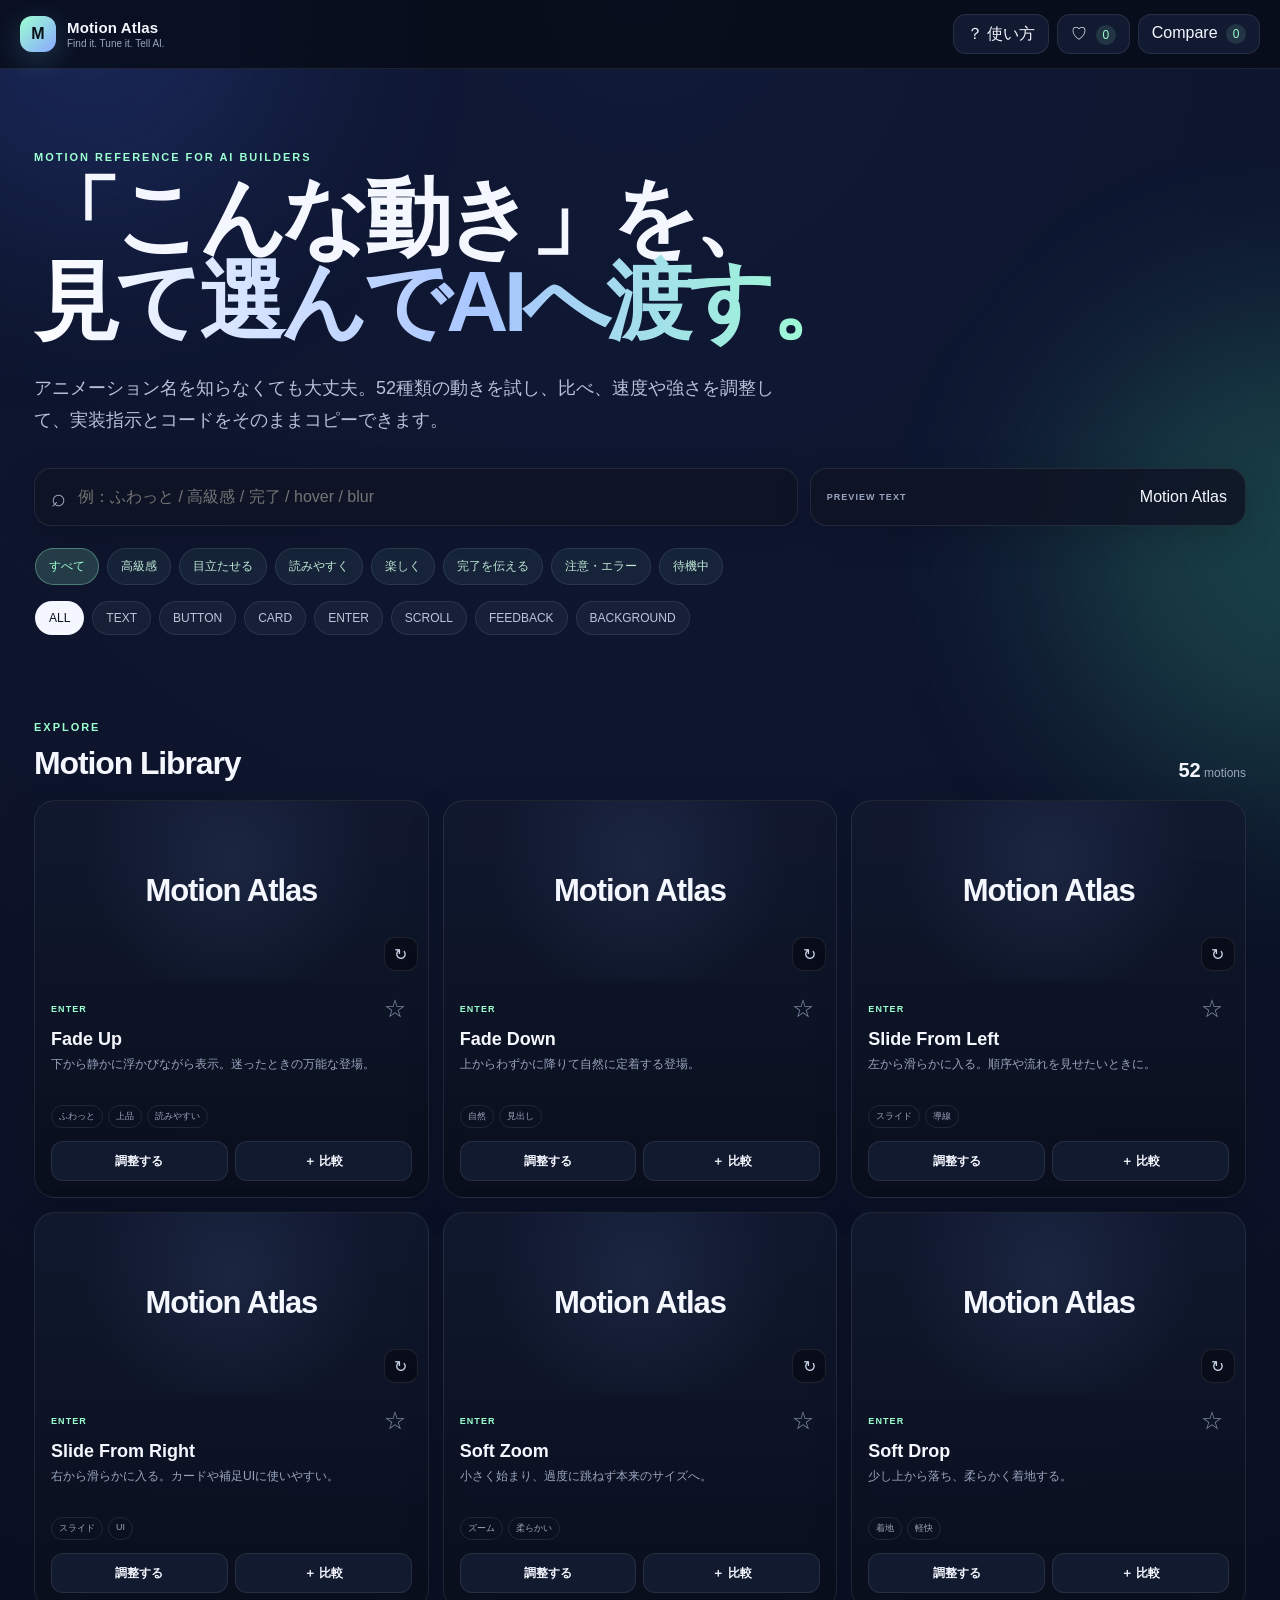
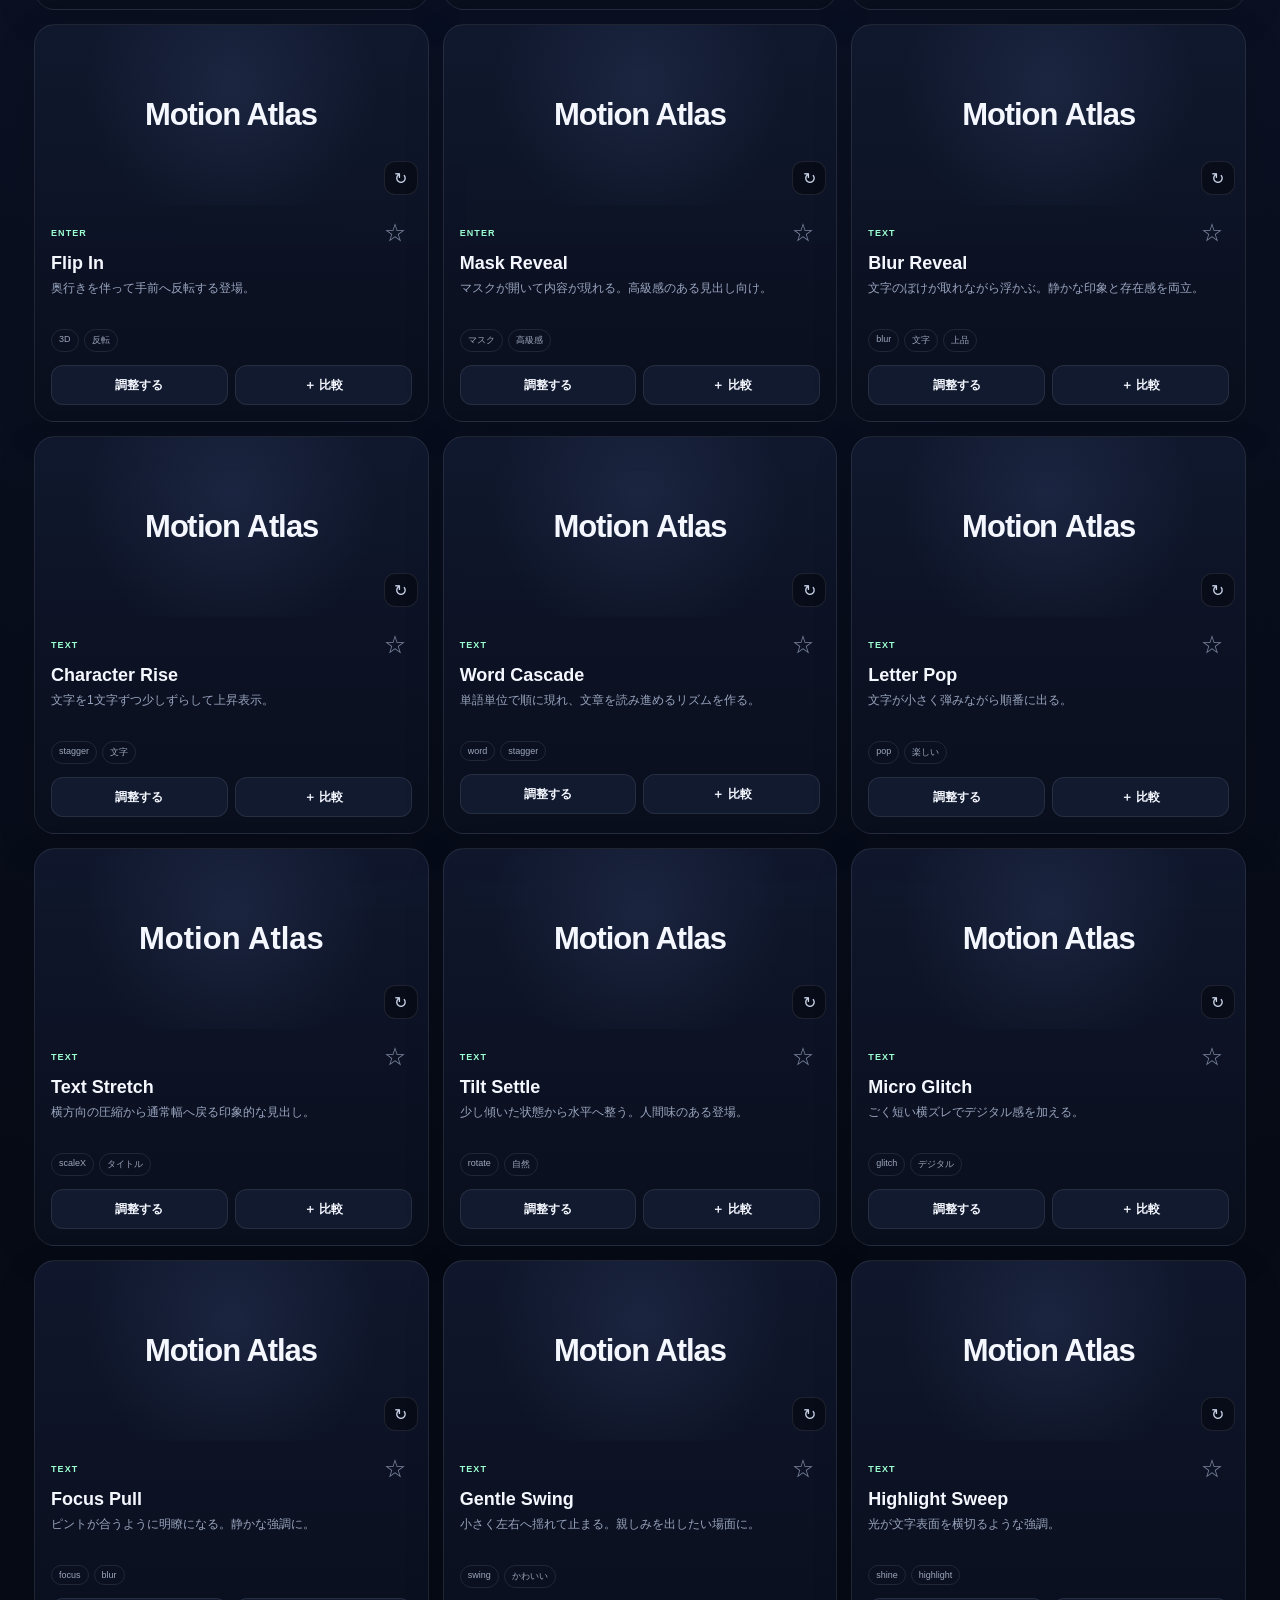
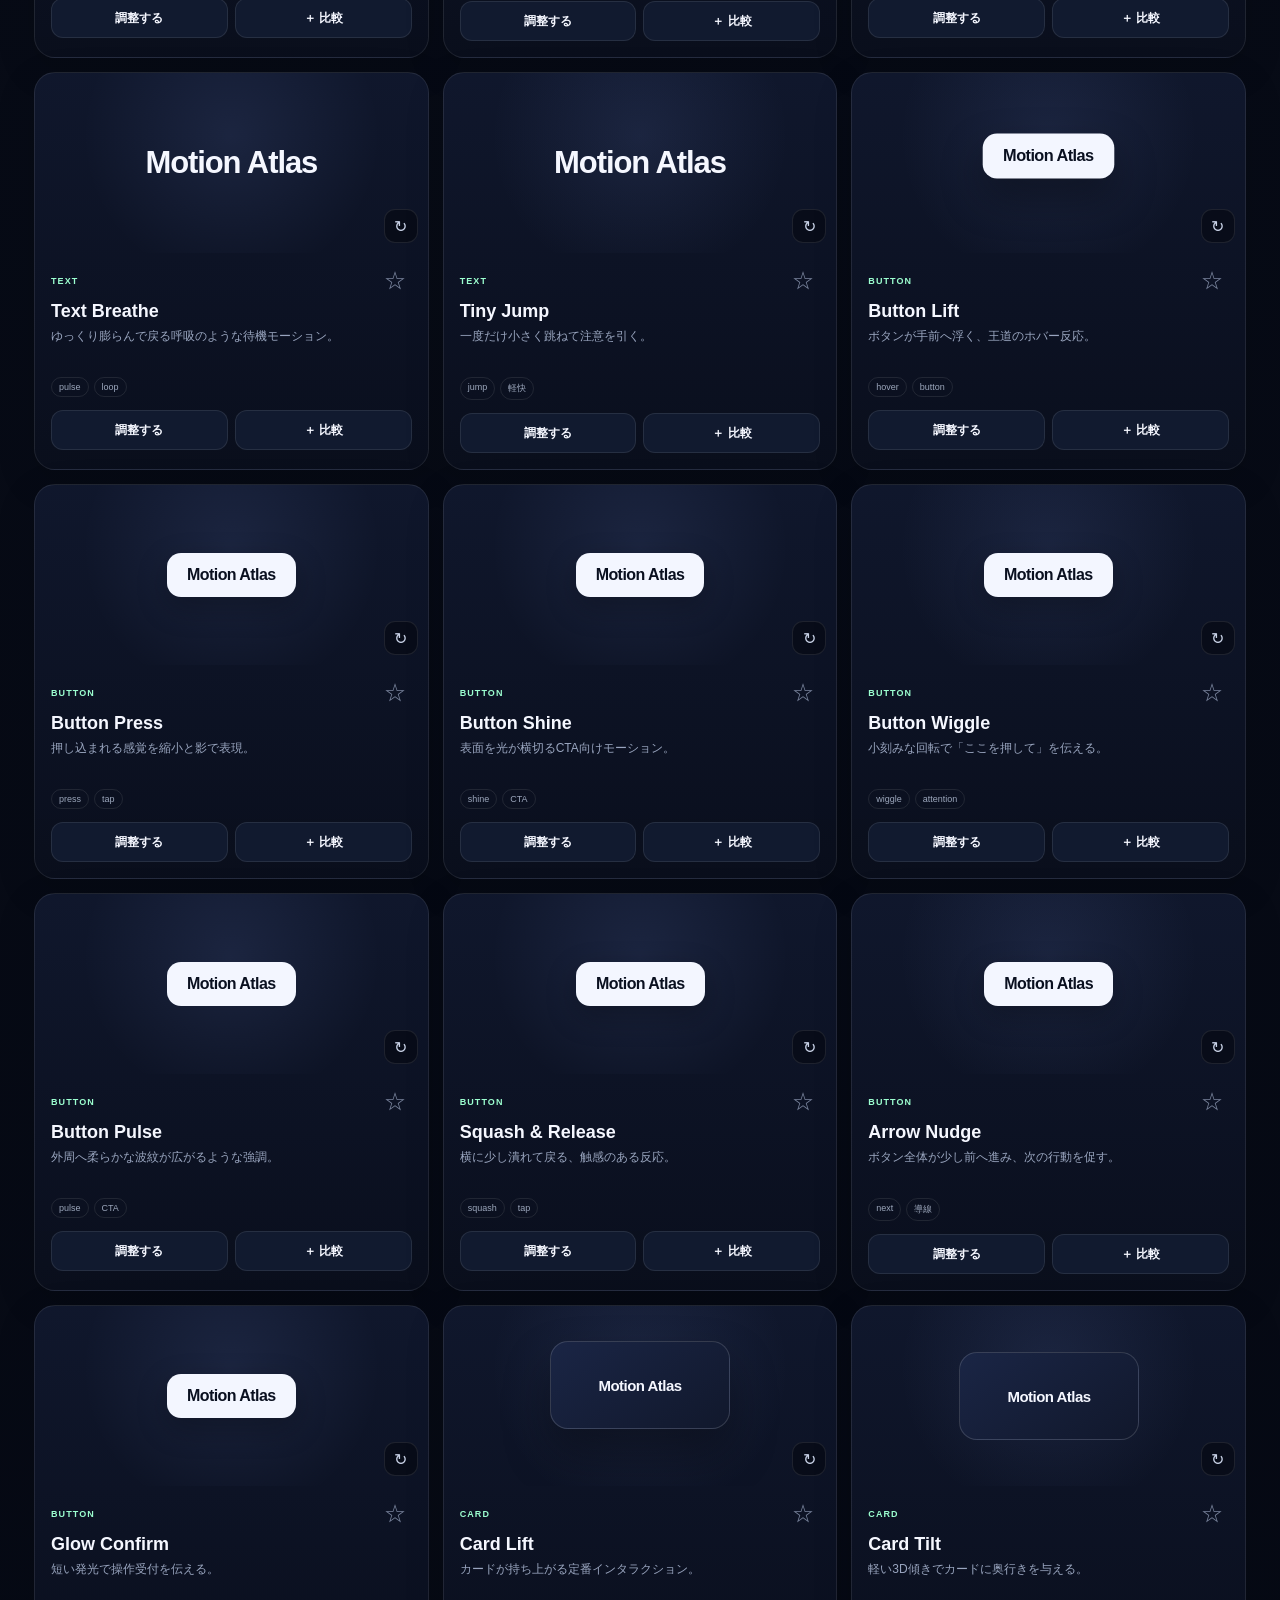
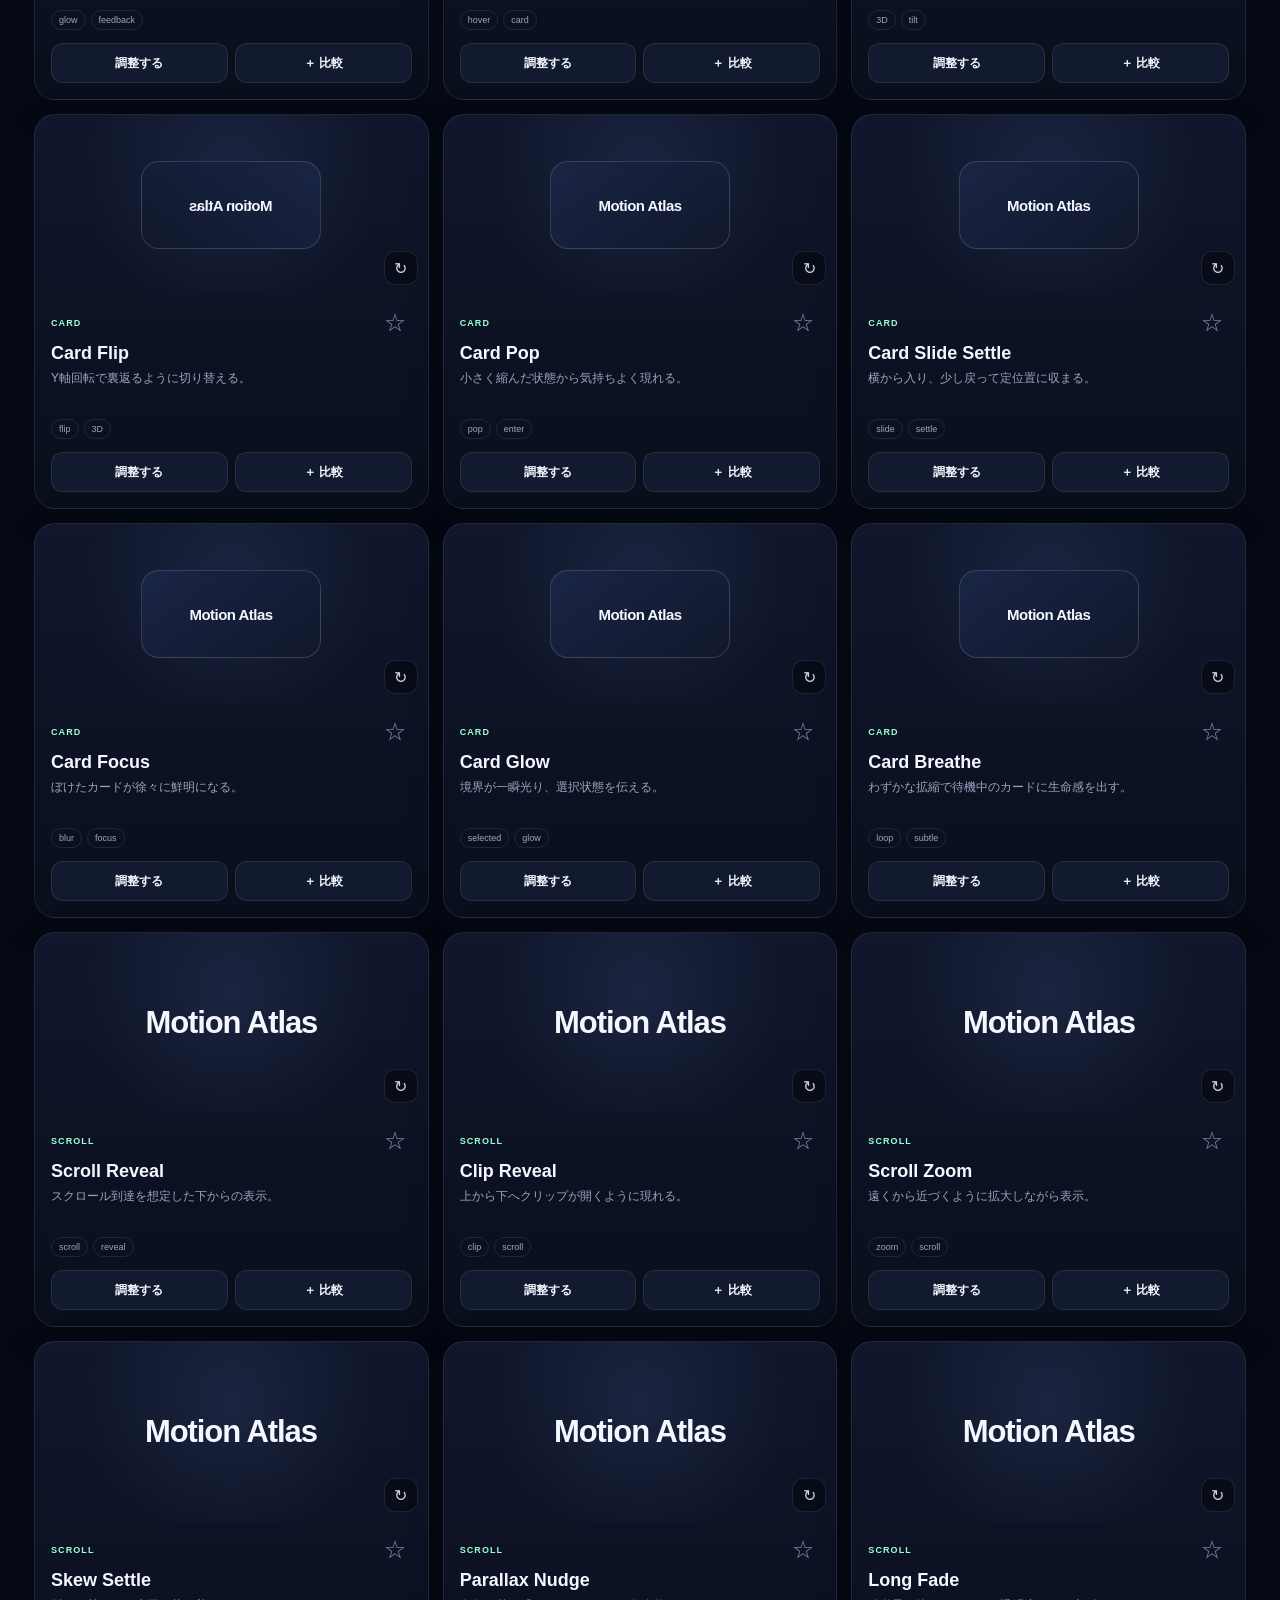
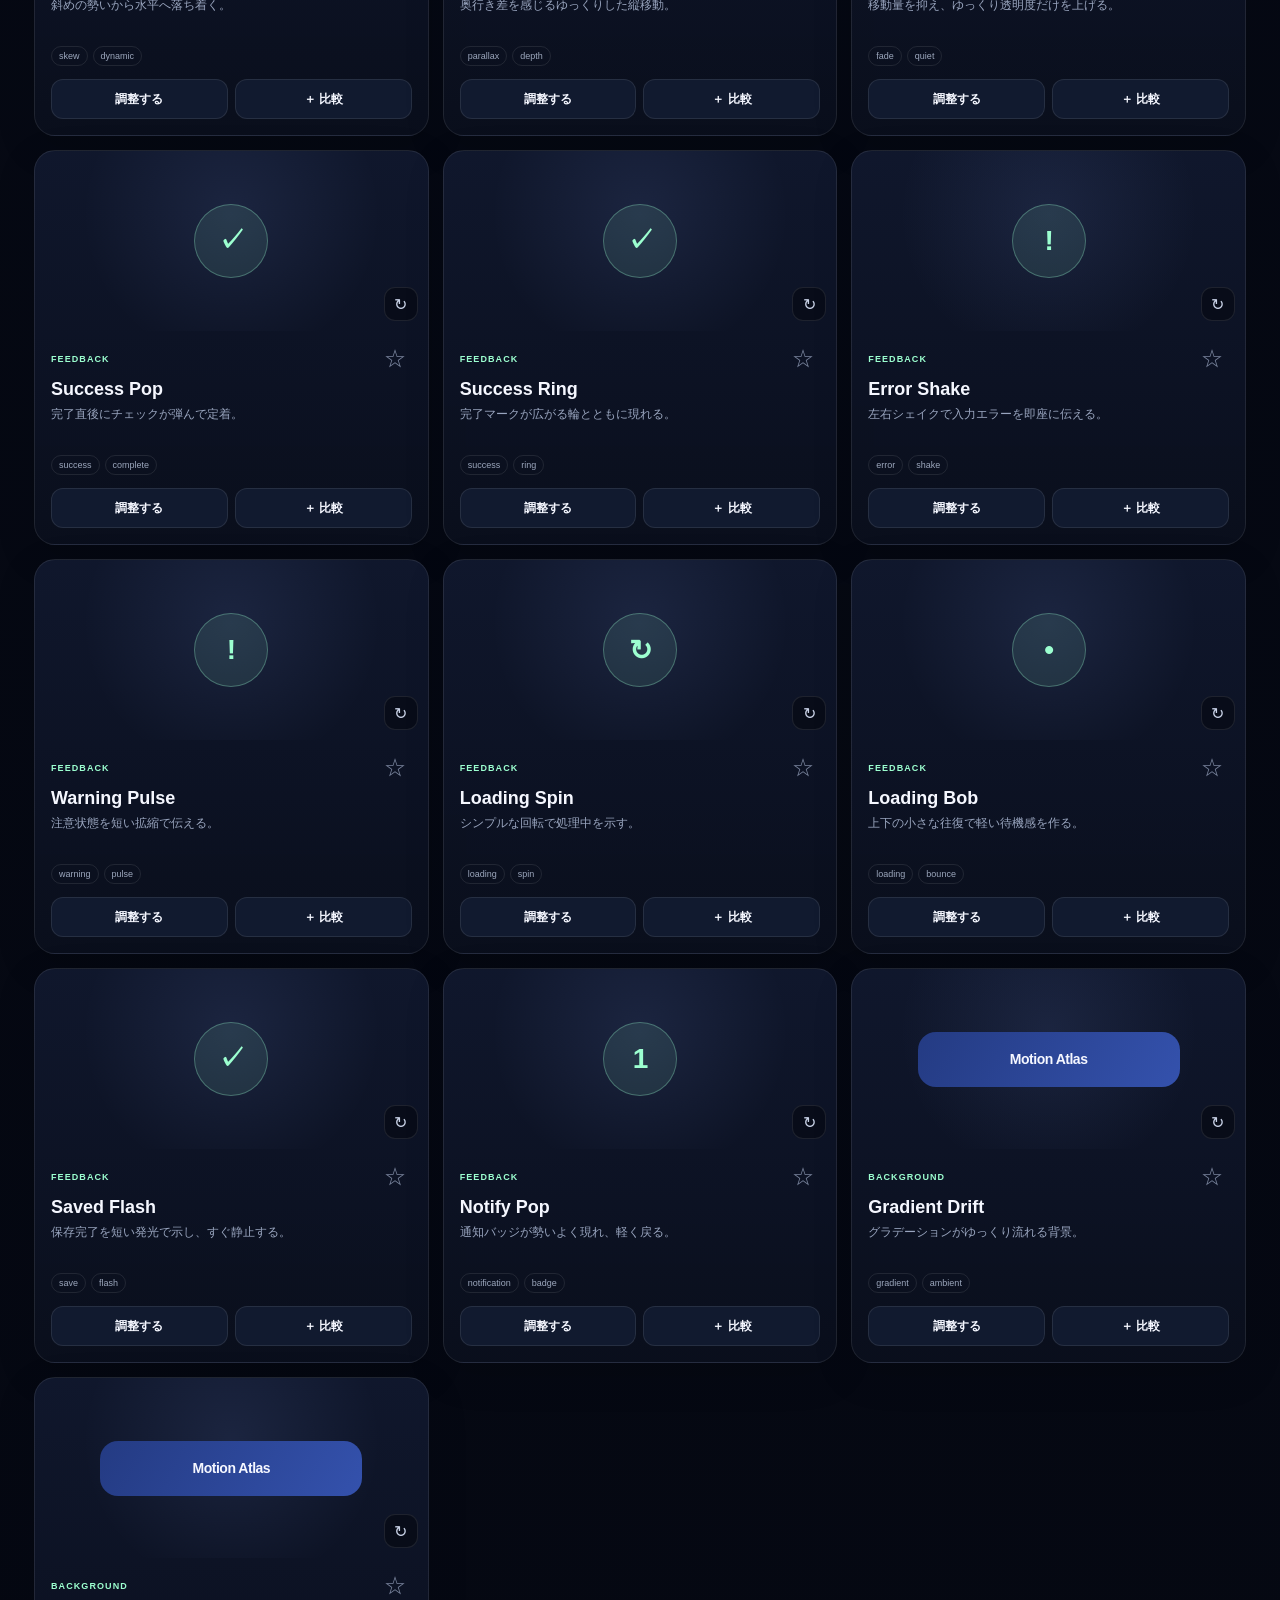
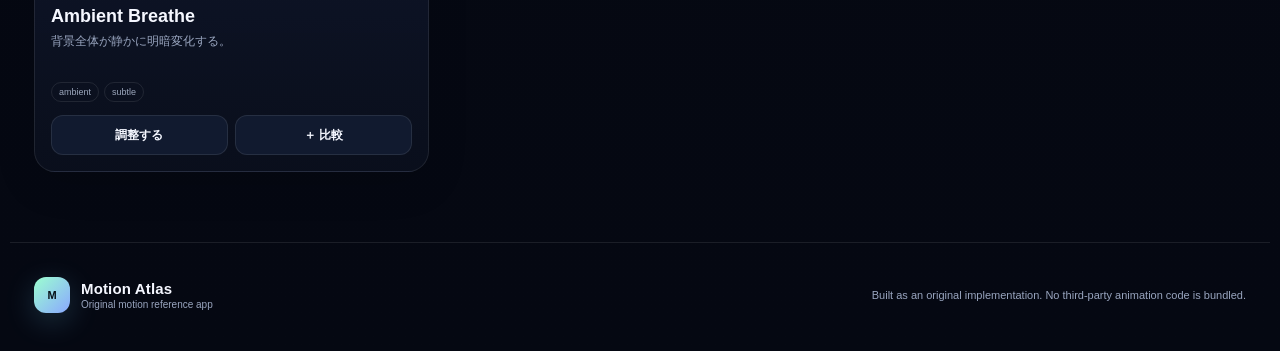
<file: index.html>
<!doctype html>
<html lang="ja">
<head>
  <meta charset="utf-8" />
  <meta name="viewport" content="width=device-width, initial-scale=1, viewport-fit=cover" />
  <meta name="theme-color" content="#0b1020" />
  <meta name="description" content="見て選ぶ、比べる、調整する、AIへ伝える。AI時代のモーション設計ツール。" />
  <title>Motion Atlas</title>
  <link rel="manifest" href="manifest.webmanifest" />
  <link rel="apple-touch-icon" href="icons/icon.svg" />
  <link rel="icon" href="icons/icon.svg" />
  <link rel="stylesheet" href="styles.css" />
</head>
<body>
  <div class="ambient ambient-a" aria-hidden="true"></div>
  <div class="ambient ambient-b" aria-hidden="true"></div>

  <header class="topbar">
    <a class="brand" href="#top" aria-label="Motion Atlas ホーム">
      <span class="brand-mark">M</span>
      <span><strong>Motion Atlas</strong><small>Find it. Tune it. Tell AI.</small></span>
    </a>
    <div class="top-actions">
      <button class="icon-btn" type="button" aria-label="使い方を開く" onclick="location.href='manual.html'">？ 使い方</button>
      <button class="icon-btn" id="favoritesBtn" type="button" aria-label="お気に入りのみ表示" title="お気に入り">♡ <span id="favoriteCount">0</span></button>
      <button class="icon-btn compare-pill" id="compareBtn" type="button" aria-label="比較を開く">Compare <span id="compareCount">0</span></button>
    </div>
  </header>

  <main id="top">
    <section class="hero">
      <p class="eyebrow">MOTION REFERENCE FOR AI BUILDERS</p>
      <h1>「こんな動き」を、<br><span>見て選んでAIへ渡す。</span></h1>
      <p class="hero-copy">アニメーション名を知らなくても大丈夫。52種類の動きを試し、比べ、速度や強さを調整して、実装指示とコードをそのままコピーできます。</p>

      <div class="search-panel">
        <label class="search-wrap">
          <span aria-hidden="true">⌕</span>
          <input id="searchInput" type="search" autocomplete="off" placeholder="例：ふわっと / 高級感 / 完了 / hover / blur" />
        </label>
        <label class="preview-text-wrap">
          <span>PREVIEW TEXT</span>
          <input id="globalText" type="text" maxlength="40" value="Motion Atlas" aria-label="プレビュー文字" />
        </label>
      </div>

      <div class="purpose-row" id="purposeRow" aria-label="目的から探す"></div>
      <div class="category-row" id="categoryRow" aria-label="カテゴリ"></div>
    </section>

    <section class="results-section" aria-labelledby="resultsTitle">
      <div class="section-head">
        <div>
          <p class="section-kicker">EXPLORE</p>
          <h2 id="resultsTitle">Motion Library</h2>
        </div>
        <div class="result-meta"><strong id="resultCount">52</strong> motions</div>
      </div>
      <div class="motion-grid" id="motionGrid"></div>
      <div class="empty-state" id="emptyState" hidden>
        <strong>該当するMotionがありません</strong>
        <span>検索語やカテゴリを変えてみてください。</span>
        <button class="ghost-btn" id="resetFilters" type="button">条件をリセット</button>
      </div>
    </section>
  </main>

  <aside class="compare-dock" id="compareDock" hidden>
    <div><strong>Compare</strong><span id="dockNames">選択中</span></div>
    <button class="ghost-btn" id="clearCompare" type="button">クリア</button>
    <button class="primary-btn" id="openCompare" type="button">比較する</button>
  </aside>

  <dialog id="detailDialog" class="dialog-shell">
    <div class="dialog-top">
      <div>
        <p class="section-kicker" id="detailCategory">TEXT</p>
        <h2 id="detailTitle">Motion</h2>
      </div>
      <button class="close-btn" data-close="detailDialog" aria-label="閉じる" type="button">×</button>
    </div>
    <div class="detail-layout">
      <section class="detail-preview-card">
        <div class="large-preview" id="detailPreview"></div>
        <button class="replay-btn large" id="detailReplay" type="button">↻ Restart</button>
      </section>
      <section class="controls-panel">
        <p id="detailDescription" class="detail-description"></p>
        <label class="text-control">プレビュー内容<input id="detailText" type="text" maxlength="40" /></label>
        <div class="slider-control"><span>Speed</span><output id="durationOut">700ms</output><input id="durationRange" min="250" max="1800" step="50" type="range" /></div>
        <div class="slider-control"><span>Delay</span><output id="delayOut">0ms</output><input id="delayRange" min="0" max="800" step="25" type="range" /></div>
        <div class="slider-control"><span>Intensity</span><output id="intensityOut">100%</output><input id="intensityRange" min="40" max="180" step="10" type="range" /></div>
        <label class="select-control">Easing<select id="easingSelect"><option value="cubic-bezier(.22,1,.36,1)">Smooth Out</option><option value="ease-out">Ease Out</option><option value="ease-in-out">Ease In Out</option><option value="cubic-bezier(.34,1.56,.64,1)">Soft Spring</option><option value="linear">Linear</option></select></label>
        <div class="detail-actions">
          <button class="primary-btn wide" id="copyAiBtn" type="button">AIへの指示をコピー</button>
          <button class="ghost-btn wide" id="copyCodeBtn" type="button">HTML / CSSをコピー</button>
        </div>
        <div class="toggle-actions">
          <button class="ghost-btn" id="detailFavorite" type="button">♡ お気に入り</button>
          <button class="ghost-btn" id="detailCompare" type="button">＋ 比較</button>
        </div>
      </section>
    </div>
  </dialog>

  <dialog id="compareDialog" class="dialog-shell compare-dialog">
    <div class="dialog-top">
      <div><p class="section-kicker">SIDE BY SIDE</p><h2>Compare Motions</h2></div>
      <button class="close-btn" data-close="compareDialog" aria-label="閉じる" type="button">×</button>
    </div>
    <div class="compare-toolbar">
      <button class="primary-btn" id="syncPlay" type="button">▶ Sync Play</button>
      <span>最大4つまで同じタイミングで比較できます。</span>
    </div>
    <div class="compare-grid" id="compareGrid"></div>
  </dialog>

  <div class="toast" id="toast" role="status" aria-live="polite"></div>

  <footer>
    <div class="brand footer-brand"><span class="brand-mark">M</span><span><strong>Motion Atlas</strong><small>Original motion reference app</small></span></div>
    <p>Built as an original implementation. No third-party animation code is bundled.</p>
  </footer>

  <script src="motion-data.js" defer></script>
  <script src="motion-engine.js" defer></script>
  <script src="app.js" defer></script>
</body>
</html>
</file>
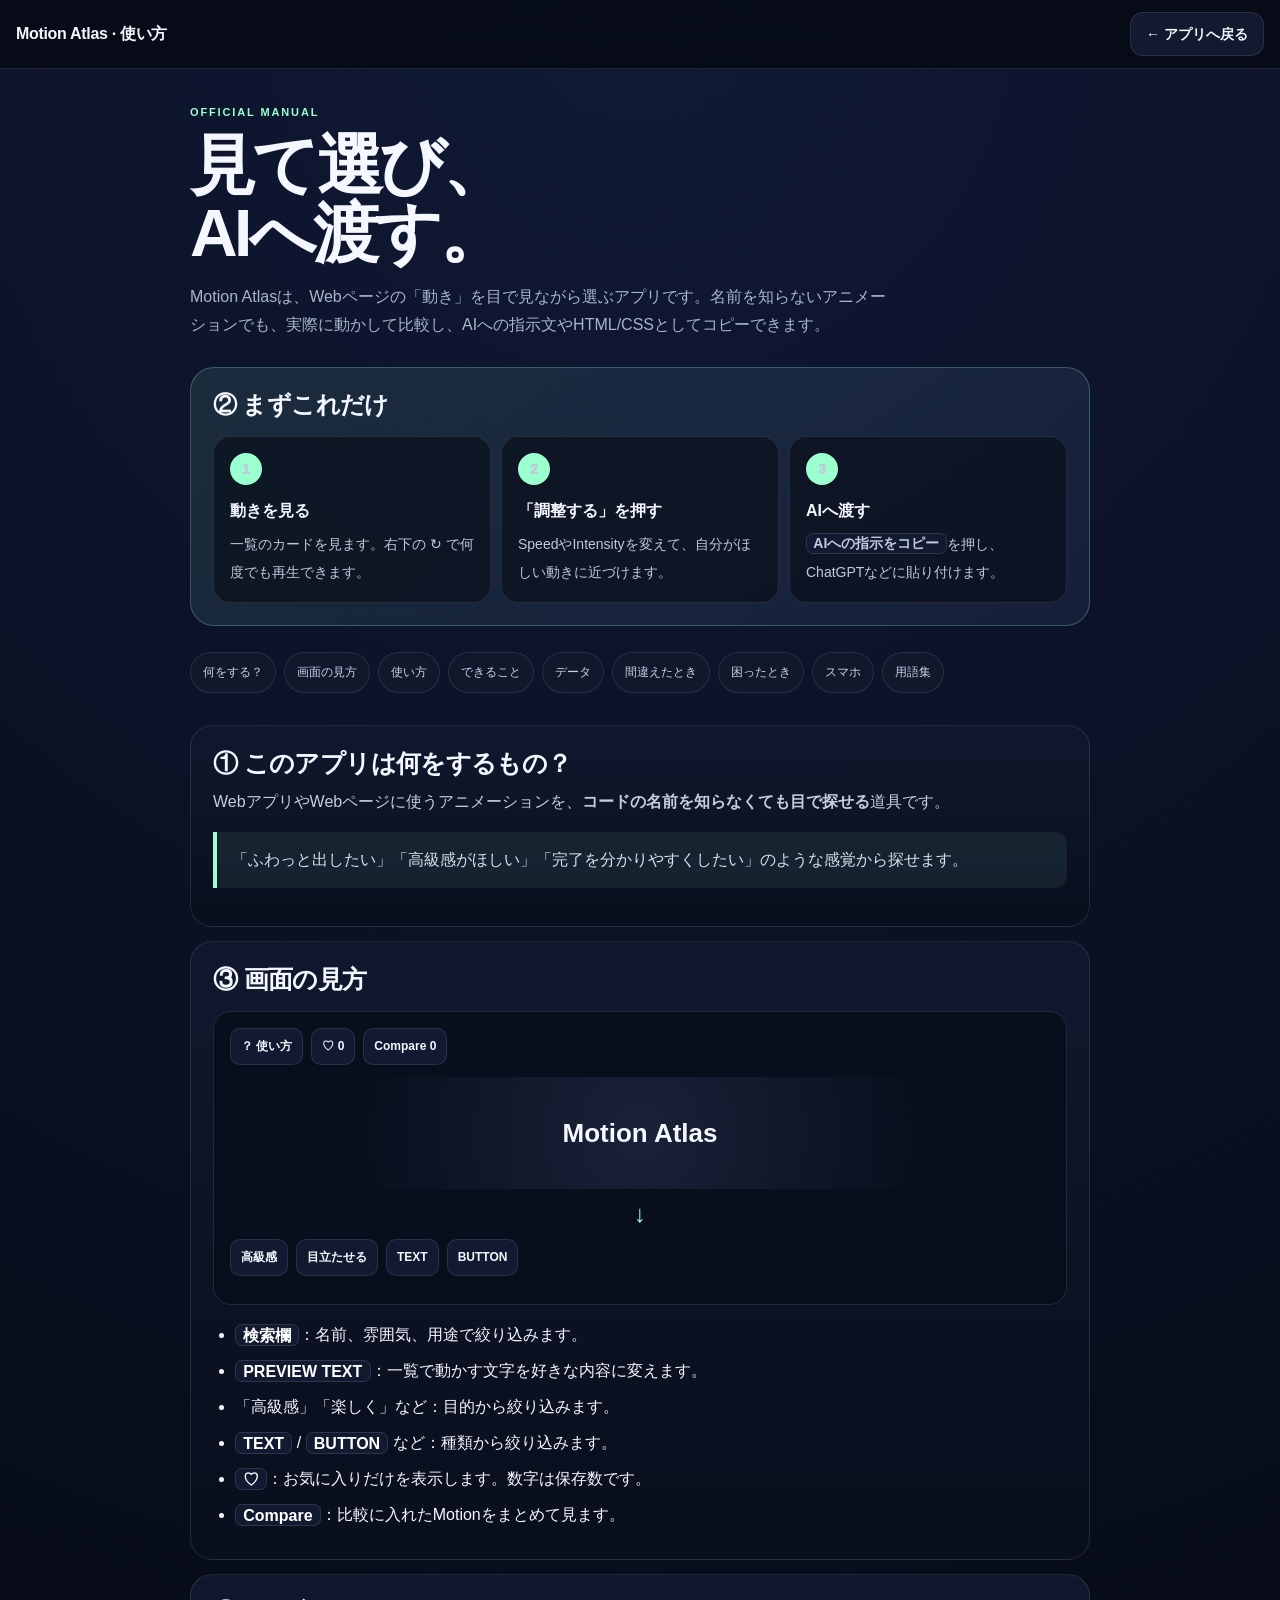
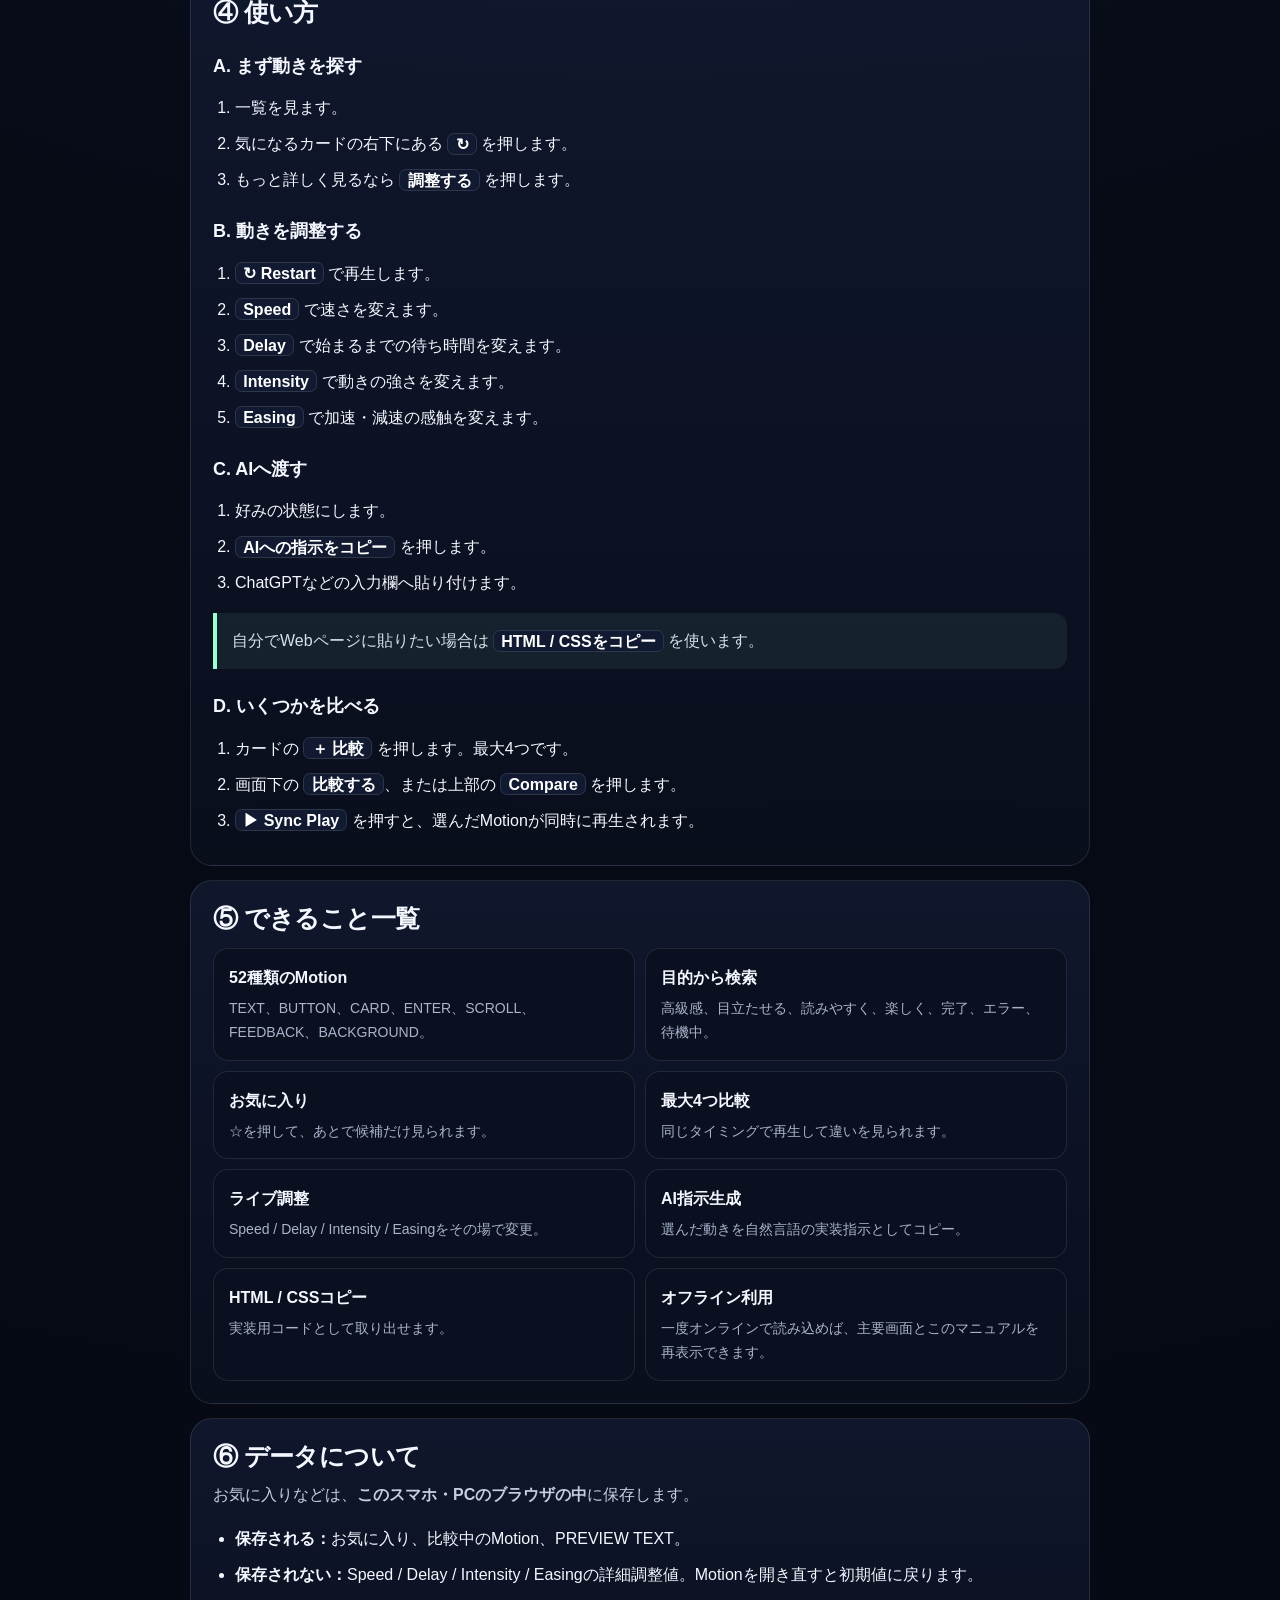
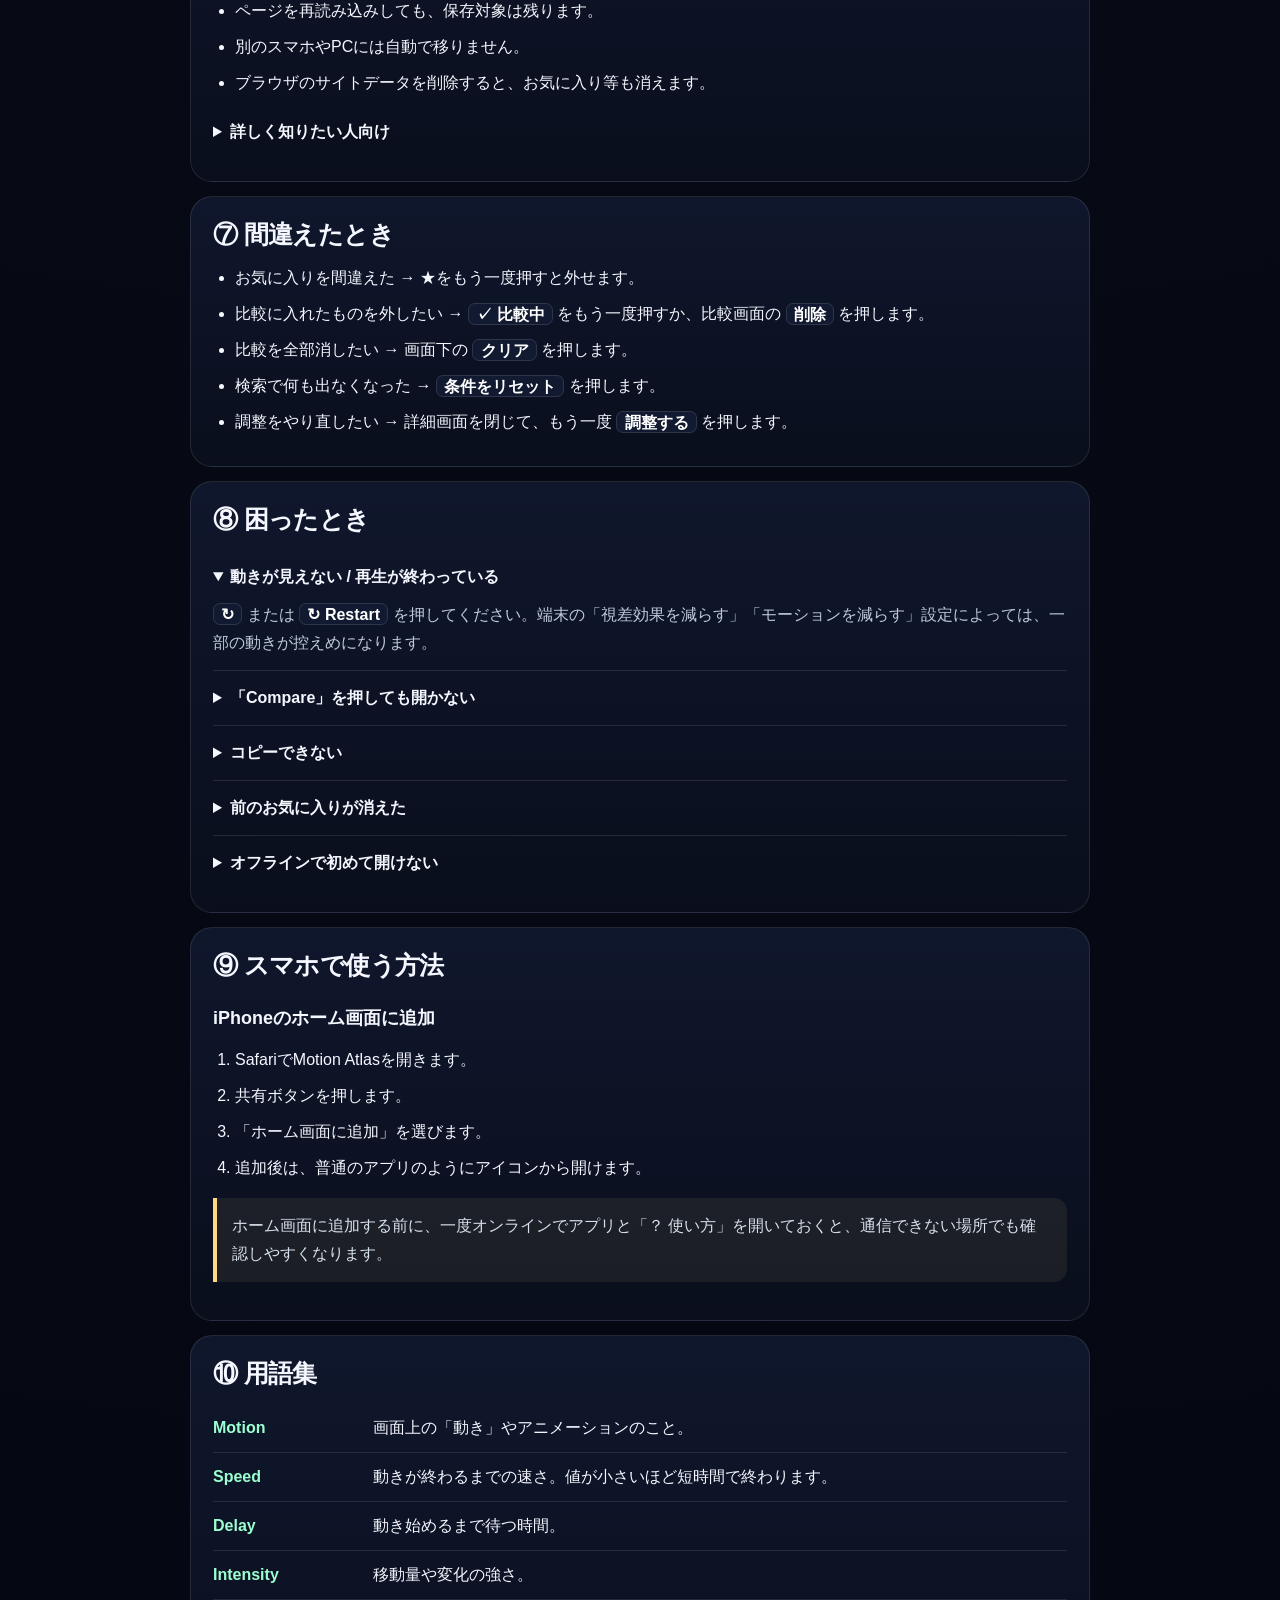
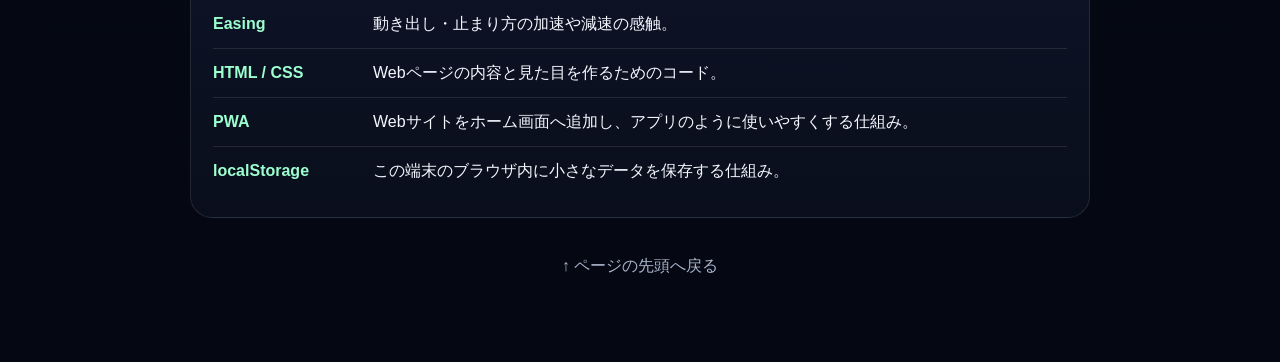
<file: manual.html>
<!doctype html>
<html lang="ja">
<head>
  <meta charset="utf-8">
  <meta name="viewport" content="width=device-width, initial-scale=1, viewport-fit=cover">
  <meta name="theme-color" content="#0b1020">
  <title>使い方 | Motion Atlas</title>
  <style>
    :root{--bg:#070b16;--panel:#0e1425;--panel2:#121a2f;--line:rgba(255,255,255,.10);--text:#f5f7ff;--muted:#a9b4ca;--accent:#9cffd0;--accent2:#8aa8ff;--warn:#ffd980;--radius:20px}
    *{box-sizing:border-box}html{scroll-behavior:smooth}body{margin:0;background:radial-gradient(circle at top,#101936 0,#070b16 36%,#050812 100%);color:var(--text);font-family:Inter,ui-sans-serif,-apple-system,BlinkMacSystemFont,"Segoe UI",sans-serif;line-height:1.75;font-size:16px}a{color:inherit}a:focus-visible,button:focus-visible,summary:focus-visible{outline:3px solid rgba(156,255,208,.65);outline-offset:3px}
    .top{position:sticky;top:0;z-index:10;display:flex;align-items:center;justify-content:space-between;gap:12px;padding:12px max(16px,env(safe-area-inset-right)) 12px max(16px,env(safe-area-inset-left));background:rgba(7,11,22,.88);backdrop-filter:blur(18px);border-bottom:1px solid var(--line)}.brand{font-weight:900;letter-spacing:-.02em}.back{display:inline-flex;align-items:center;justify-content:center;min-height:44px;padding:0 15px;border-radius:13px;background:#121a2f;border:1px solid var(--line);text-decoration:none;font-weight:800;font-size:14px}
    main{width:min(900px,calc(100% - 28px));margin:auto;padding:34px 0 calc(70px + env(safe-area-inset-bottom))}.eyebrow{margin:0;color:var(--accent);font-weight:900;font-size:11px;letter-spacing:.17em}.hero h1{font-size:clamp(36px,9vw,66px);line-height:1.02;letter-spacing:-.055em;margin:10px 0 16px}.hero>p:last-child{color:var(--muted);max-width:700px;margin:0}.quick{margin:28px 0 22px;padding:22px;border:1px solid rgba(156,255,208,.25);background:linear-gradient(145deg,rgba(156,255,208,.10),rgba(138,168,255,.08));border-radius:24px}.quick h2{margin:0 0 16px;font-size:24px}.steps{display:grid;grid-template-columns:repeat(3,1fr);gap:10px}.step{min-height:150px;padding:16px;border-radius:17px;background:rgba(7,11,22,.58);border:1px solid var(--line)}.num{display:grid;place-items:center;width:32px;height:32px;border-radius:50%;background:var(--accent);color:#071017;font-weight:950;margin-bottom:12px}.step strong{display:block;margin-bottom:5px}.step span{font-size:14px;color:#c0c9db}
    .toc{display:flex;gap:8px;overflow-x:auto;scrollbar-width:none;padding:4px 0 18px}.toc::-webkit-scrollbar{display:none}.toc a{white-space:nowrap;text-decoration:none;padding:9px 12px;border-radius:999px;background:#10182c;border:1px solid var(--line);font-size:12px;color:#c9d2e6}
    section.card{scroll-margin-top:78px;margin:14px 0;padding:22px;border-radius:22px;background:linear-gradient(180deg,rgba(17,25,47,.92),rgba(10,15,29,.96));border:1px solid var(--line)}h2{font-size:25px;line-height:1.25;margin:0 0 14px;letter-spacing:-.025em}h3{font-size:18px;margin:22px 0 8px}.lead{color:#c5cede;margin-top:-5px}.list{margin:12px 0 0;padding-left:22px}.list li{margin:8px 0}.ui{font-weight:900;color:#fff;border:1px solid rgba(255,255,255,.12);background:#111a31;padding:.1em .45em;border-radius:7px;white-space:nowrap}.note{margin:16px 0;padding:14px 15px;border-left:4px solid var(--accent);background:rgba(156,255,208,.07);border-radius:0 13px 13px 0;color:#d7e1ed}.warn{border-left-color:var(--warn);background:rgba(255,217,128,.07)}
    .screen{margin:16px 0;padding:16px;border:1px solid var(--line);border-radius:18px;background:#090e1c}.screen-head{display:flex;gap:8px;flex-wrap:wrap;margin-bottom:12px}.fake{padding:7px 10px;background:#111a31;border:1px solid var(--line);border-radius:10px;font-size:12px;font-weight:800}.fake.main{background:linear-gradient(135deg,#dfffee,#b9cbff);color:#071017}.screen-box{display:grid;place-items:center;min-height:112px;border-radius:15px;background:radial-gradient(circle,rgba(138,168,255,.13),transparent 70%);font-weight:900;font-size:26px}.arrow{text-align:center;color:var(--accent);font-size:24px;margin:4px 0}
    .feature-grid{display:grid;grid-template-columns:repeat(2,1fr);gap:10px}.feature{padding:15px;border-radius:15px;background:#0a1020;border:1px solid var(--line)}.feature strong{display:block}.feature span{display:block;color:var(--muted);font-size:14px;margin-top:4px}details{border-top:1px solid var(--line);padding:13px 0}details:first-of-type{border-top:0}summary{cursor:pointer;font-weight:850}details p{color:#c0c9db;margin:10px 0 0}.term{display:grid;grid-template-columns:150px 1fr;gap:10px;padding:10px 0;border-bottom:1px solid var(--line)}.term:last-child{border-bottom:0}.term strong{color:var(--accent)}.toplink{display:flex;justify-content:center;margin-top:22px}.toplink a{text-decoration:none;color:var(--muted);padding:12px}
    @media(max-width:650px){body{font-size:16px}.steps,.feature-grid{grid-template-columns:1fr}.step{min-height:0}.quick,section.card{padding:18px}.hero h1{font-size:43px}.term{grid-template-columns:1fr;gap:2px}.top .brand{font-size:14px}.back{padding:0 12px}.screen-box{font-size:22px}}
    @media(prefers-reduced-motion:reduce){html{scroll-behavior:auto}}
  </style>
</head>
<body id="top">
<header class="top"><div class="brand">Motion Atlas · 使い方</div><a class="back" href="./">← アプリへ戻る</a></header>
<main>
  <section class="hero">
    <p class="eyebrow">OFFICIAL MANUAL</p>
    <h1>見て選び、<br>AIへ渡す。</h1>
    <p>Motion Atlasは、Webページの「動き」を目で見ながら選ぶアプリです。名前を知らないアニメーションでも、実際に動かして比較し、AIへの指示文やHTML/CSSとしてコピーできます。</p>
  </section>

  <section class="quick" id="quick">
    <h2>② まずこれだけ</h2>
    <div class="steps">
      <div class="step"><span class="num">1</span><strong>動きを見る</strong><span>一覧のカードを見ます。右下の ↻ で何度でも再生できます。</span></div>
      <div class="step"><span class="num">2</span><strong>「調整する」を押す</strong><span>SpeedやIntensityを変えて、自分がほしい動きに近づけます。</span></div>
      <div class="step"><span class="num">3</span><strong>AIへ渡す</strong><span><span class="ui">AIへの指示をコピー</span>を押し、ChatGPTなどに貼り付けます。</span></div>
    </div>
  </section>

  <nav class="toc" aria-label="ページ内目次">
    <a href="#about">何をする？</a><a href="#screen">画面の見方</a><a href="#how">使い方</a><a href="#features">できること</a><a href="#data">データ</a><a href="#undo">間違えたとき</a><a href="#trouble">困ったとき</a><a href="#iphone">スマホ</a><a href="#terms">用語集</a>
  </nav>

  <section class="card" id="about"><h2>① このアプリは何をするもの？</h2><p class="lead">WebアプリやWebページに使うアニメーションを、<strong>コードの名前を知らなくても目で探せる</strong>道具です。</p><div class="note">「ふわっと出したい」「高級感がほしい」「完了を分かりやすくしたい」のような感覚から探せます。</div></section>

  <section class="card" id="screen"><h2>③ 画面の見方</h2>
    <div class="screen"><div class="screen-head"><span class="fake">？ 使い方</span><span class="fake">♡ 0</span><span class="fake">Compare 0</span></div><div class="screen-box">Motion Atlas</div><div class="arrow">↓</div><div class="screen-head"><span class="fake">高級感</span><span class="fake">目立たせる</span><span class="fake">TEXT</span><span class="fake">BUTTON</span></div></div>
    <ul class="list">
      <li><span class="ui">検索欄</span>：名前、雰囲気、用途で絞り込みます。</li>
      <li><span class="ui">PREVIEW TEXT</span>：一覧で動かす文字を好きな内容に変えます。</li>
      <li>「高級感」「楽しく」など：目的から絞り込みます。</li>
      <li><span class="ui">TEXT</span> / <span class="ui">BUTTON</span> など：種類から絞り込みます。</li>
      <li><span class="ui">♡</span>：お気に入りだけを表示します。数字は保存数です。</li>
      <li><span class="ui">Compare</span>：比較に入れたMotionをまとめて見ます。</li>
    </ul>
  </section>

  <section class="card" id="how"><h2>④ 使い方</h2>
    <h3>A. まず動きを探す</h3><ol class="list"><li>一覧を見ます。</li><li>気になるカードの右下にある <span class="ui">↻</span> を押します。</li><li>もっと詳しく見るなら <span class="ui">調整する</span> を押します。</li></ol>
    <h3>B. 動きを調整する</h3><ol class="list"><li><span class="ui">↻ Restart</span> で再生します。</li><li><span class="ui">Speed</span> で速さを変えます。</li><li><span class="ui">Delay</span> で始まるまでの待ち時間を変えます。</li><li><span class="ui">Intensity</span> で動きの強さを変えます。</li><li><span class="ui">Easing</span> で加速・減速の感触を変えます。</li></ol>
    <h3>C. AIへ渡す</h3><ol class="list"><li>好みの状態にします。</li><li><span class="ui">AIへの指示をコピー</span> を押します。</li><li>ChatGPTなどの入力欄へ貼り付けます。</li></ol>
    <div class="note">自分でWebページに貼りたい場合は <span class="ui">HTML / CSSをコピー</span> を使います。</div>
    <h3>D. いくつかを比べる</h3><ol class="list"><li>カードの <span class="ui">＋ 比較</span> を押します。最大4つです。</li><li>画面下の <span class="ui">比較する</span>、または上部の <span class="ui">Compare</span> を押します。</li><li><span class="ui">▶ Sync Play</span> を押すと、選んだMotionが同時に再生されます。</li></ol>
  </section>

  <section class="card" id="features"><h2>⑤ できること一覧</h2><div class="feature-grid">
    <div class="feature"><strong>52種類のMotion</strong><span>TEXT、BUTTON、CARD、ENTER、SCROLL、FEEDBACK、BACKGROUND。</span></div>
    <div class="feature"><strong>目的から検索</strong><span>高級感、目立たせる、読みやすく、楽しく、完了、エラー、待機中。</span></div>
    <div class="feature"><strong>お気に入り</strong><span>☆を押して、あとで候補だけ見られます。</span></div>
    <div class="feature"><strong>最大4つ比較</strong><span>同じタイミングで再生して違いを見られます。</span></div>
    <div class="feature"><strong>ライブ調整</strong><span>Speed / Delay / Intensity / Easingをその場で変更。</span></div>
    <div class="feature"><strong>AI指示生成</strong><span>選んだ動きを自然言語の実装指示としてコピー。</span></div>
    <div class="feature"><strong>HTML / CSSコピー</strong><span>実装用コードとして取り出せます。</span></div>
    <div class="feature"><strong>オフライン利用</strong><span>一度オンラインで読み込めば、主要画面とこのマニュアルを再表示できます。</span></div>
  </div></section>

  <section class="card" id="data"><h2>⑥ データについて</h2><p class="lead">お気に入りなどは、<strong>このスマホ・PCのブラウザの中</strong>に保存します。</p>
    <ul class="list"><li><strong>保存される：</strong>お気に入り、比較中のMotion、PREVIEW TEXT。</li><li><strong>保存されない：</strong>Speed / Delay / Intensity / Easingの詳細調整値。Motionを開き直すと初期値に戻ります。</li><li>ページを再読み込みしても、保存対象は残ります。</li><li>別のスマホやPCには自動で移りません。</li><li>ブラウザのサイトデータを削除すると、お気に入り等も消えます。</li></ul>
    <details><summary>詳しく知りたい人向け</summary><p>保存にはブラウザの <strong>localStorage</strong> を使っています。アカウントや外部データベースへ送信する仕組みはありません。</p></details>
  </section>

  <section class="card" id="undo"><h2>⑦ 間違えたとき</h2><ul class="list"><li>お気に入りを間違えた → ★をもう一度押すと外せます。</li><li>比較に入れたものを外したい → <span class="ui">✓ 比較中</span> をもう一度押すか、比較画面の <span class="ui">削除</span> を押します。</li><li>比較を全部消したい → 画面下の <span class="ui">クリア</span> を押します。</li><li>検索で何も出なくなった → <span class="ui">条件をリセット</span> を押します。</li><li>調整をやり直したい → 詳細画面を閉じて、もう一度 <span class="ui">調整する</span> を押します。</li></ul></section>

  <section class="card" id="trouble"><h2>⑧ 困ったとき</h2>
    <details open><summary>動きが見えない / 再生が終わっている</summary><p><span class="ui">↻</span> または <span class="ui">↻ Restart</span> を押してください。端末の「視差効果を減らす」「モーションを減らす」設定によっては、一部の動きが控えめになります。</p></details>
    <details><summary>「Compare」を押しても開かない</summary><p>先にカードの <span class="ui">＋ 比較</span> を1つ以上押してください。比較は最大4つです。</p></details>
    <details><summary>コピーできない</summary><p>ブラウザのクリップボード権限が使えない場合でも、アプリは別のコピー方法を試します。それでも難しい場合はSafari/Chromeで開き直してください。</p></details>
    <details><summary>前のお気に入りが消えた</summary><p>別の端末・別のブラウザを使っていないか確認してください。ブラウザの履歴・サイトデータを消した場合は復元できません。</p></details>
    <details><summary>オフラインで初めて開けない</summary><p>最初の1回はオンラインでアプリを開く必要があります。その後、必要ファイルが端末に保存されます。</p></details>
  </section>

  <section class="card" id="iphone"><h2>⑨ スマホで使う方法</h2><h3>iPhoneのホーム画面に追加</h3><ol class="list"><li>SafariでMotion Atlasを開きます。</li><li>共有ボタンを押します。</li><li>「ホーム画面に追加」を選びます。</li><li>追加後は、普通のアプリのようにアイコンから開けます。</li></ol><div class="note warn">ホーム画面に追加する前に、一度オンラインでアプリと「？ 使い方」を開いておくと、通信できない場所でも確認しやすくなります。</div></section>

  <section class="card" id="terms"><h2>⑩ 用語集</h2>
    <div class="term"><strong>Motion</strong><span>画面上の「動き」やアニメーションのこと。</span></div>
    <div class="term"><strong>Speed</strong><span>動きが終わるまでの速さ。値が小さいほど短時間で終わります。</span></div>
    <div class="term"><strong>Delay</strong><span>動き始めるまで待つ時間。</span></div>
    <div class="term"><strong>Intensity</strong><span>移動量や変化の強さ。</span></div>
    <div class="term"><strong>Easing</strong><span>動き出し・止まり方の加速や減速の感触。</span></div>
    <div class="term"><strong>HTML / CSS</strong><span>Webページの内容と見た目を作るためのコード。</span></div>
    <div class="term"><strong>PWA</strong><span>Webサイトをホーム画面へ追加し、アプリのように使いやすくする仕組み。</span></div>
    <div class="term"><strong>localStorage</strong><span>この端末のブラウザ内に小さなデータを保存する仕組み。</span></div>
  </section>
  <div class="toplink"><a href="#top">↑ ページの先頭へ戻る</a></div>
</main>
</body>
</html>
</file>
<file: styles.css>
:root {
  --bg:#070b16; --panel:#0e1425; --panel2:#121a2f; --line:rgba(255,255,255,.09);
  --text:#f5f7ff; --muted:#99a5bf; --accent:#9cffd0; --accent2:#8aa8ff; --danger:#ff8d9f;
  --shadow:0 24px 70px rgba(0,0,0,.35); --radius:24px;
}
*{box-sizing:border-box} html{scroll-behavior:smooth} body{margin:0;background:radial-gradient(circle at top,#101936 0,#070b16 34%,#050812 100%);color:var(--text);font-family:Inter,ui-sans-serif,-apple-system,BlinkMacSystemFont,"Segoe UI",sans-serif;min-height:100vh;overflow-x:hidden}
button,input,select{font:inherit} button{color:inherit} button:focus-visible,input:focus-visible,select:focus-visible{outline:3px solid rgba(156,255,208,.65);outline-offset:2px}.ambient{position:fixed;z-index:-1;filter:blur(100px);opacity:.18;border-radius:999px}.ambient-a{width:420px;height:420px;background:#4f74ff;top:-180px;left:-120px}.ambient-b{width:480px;height:480px;background:#51ffbd;right:-260px;top:35vh}
.topbar{position:sticky;top:0;z-index:20;display:flex;align-items:center;justify-content:space-between;gap:20px;padding:14px max(20px,env(safe-area-inset-left)) 14px max(20px,env(safe-area-inset-right));background:rgba(7,11,22,.76);backdrop-filter:blur(20px);border-bottom:1px solid var(--line)}.brand{display:flex;align-items:center;gap:11px;text-decoration:none;color:var(--text)}.brand strong{display:block;font-size:15px;letter-spacing:.01em}.brand small{display:block;color:var(--muted);font-size:10px;margin-top:2px}.brand-mark{display:grid;place-items:center;width:36px;height:36px;border-radius:12px;background:linear-gradient(135deg,var(--accent),var(--accent2));color:#071017;font-weight:900;box-shadow:0 8px 30px rgba(122,217,255,.2)}.top-actions{display:flex;gap:8px}.icon-btn,.ghost-btn,.primary-btn,.replay-btn,.chip,.close-btn{border:0;cursor:pointer;transition:transform .16s ease,background .16s ease,border-color .16s ease,opacity .16s ease}.icon-btn:hover,.ghost-btn:hover,.primary-btn:hover,.replay-btn:hover,.chip:hover{transform:translateY(-1px)}.icon-btn{min-height:40px;border-radius:13px;padding:0 13px;background:#111a31;border:1px solid var(--line)}.compare-pill span,.icon-btn span{display:inline-grid;place-items:center;min-width:20px;height:20px;padding:0 5px;margin-left:4px;border-radius:999px;background:rgba(156,255,208,.12);color:var(--accent);font-size:12px}
main{max-width:1260px;margin:auto;padding:0 24px}.hero{padding:82px 0 48px}.eyebrow,.section-kicker{font-size:11px;font-weight:800;letter-spacing:.18em;color:var(--accent);margin:0 0 12px}.hero h1{font-size:clamp(42px,7vw,86px);line-height:.98;letter-spacing:-.055em;margin:0;max-width:960px}.hero h1 span{color:transparent;background:linear-gradient(90deg,#fff,#a8c5ff 55%,#9cffd0);background-clip:text;-webkit-background-clip:text}.hero-copy{max-width:760px;color:#b8c1d8;font-size:clamp(15px,2vw,18px);line-height:1.8;margin:28px 0 32px}.search-panel{display:grid;grid-template-columns:1.4fr .8fr;gap:12px;margin-bottom:18px}.search-wrap,.preview-text-wrap{display:flex;align-items:center;gap:10px;min-height:58px;border:1px solid var(--line);background:rgba(14,20,37,.86);border-radius:17px;padding:0 16px;box-shadow:0 10px 35px rgba(0,0,0,.16)}.search-wrap span{font-size:25px;color:var(--muted)}.search-wrap input,.preview-text-wrap input{width:100%;border:0;outline:0;background:transparent;color:var(--text)}.search-wrap input{font-size:16px}.preview-text-wrap{display:grid;grid-template-columns:auto 1fr}.preview-text-wrap span{font-size:9px;color:var(--muted);letter-spacing:.12em;font-weight:800}.preview-text-wrap input{text-align:right}.purpose-row,.category-row{display:flex;gap:8px;overflow-x:auto;padding:4px 1px 8px;scrollbar-width:none}.purpose-row::-webkit-scrollbar,.category-row::-webkit-scrollbar{display:none}.purpose-row{margin-top:8px}.category-row{margin-top:4px}.chip{white-space:nowrap;padding:9px 13px;border-radius:999px;background:rgba(255,255,255,.045);border:1px solid var(--line);font-size:12px;color:#bcc6da}.chip.active{background:var(--text);color:#09101e;border-color:transparent}.purpose-row .chip{background:rgba(156,255,208,.06);color:#bfe8d5}.purpose-row .chip.active{background:rgba(156,255,208,.17);color:var(--accent);border-color:rgba(156,255,208,.34)}
.results-section{padding:30px 0 70px}.section-head{display:flex;justify-content:space-between;align-items:end;margin-bottom:18px}.section-head h2,.dialog-top h2{font-size:32px;margin:0;letter-spacing:-.035em}.result-meta{color:var(--muted);font-size:12px}.result-meta strong{color:var(--text);font-size:20px}.motion-grid{display:grid;grid-template-columns:repeat(3,minmax(0,1fr));gap:14px}.motion-card{position:relative;min-width:0;border:1px solid var(--line);background:linear-gradient(180deg,rgba(17,25,47,.92),rgba(10,15,29,.96));border-radius:21px;overflow:hidden;box-shadow:0 12px 42px rgba(0,0,0,.12);transition:transform .2s ease,border-color .2s ease,box-shadow .2s ease}.motion-card:hover{transform:translateY(-3px);border-color:rgba(138,168,255,.28);box-shadow:0 24px 56px rgba(0,0,0,.2)}.card-preview{position:relative;height:180px;display:grid;place-items:center;padding:20px;background:radial-gradient(circle at 50% 35%,rgba(138,168,255,.1),transparent 65%);overflow:hidden;isolation:isolate}.preview-stage{position:relative;display:grid;place-items:center;max-width:100%;min-width:80%;min-height:75px}.preview-target{max-width:100%;font-size:clamp(20px,3vw,31px);font-weight:800;letter-spacing:-.035em;text-align:center;white-space:nowrap}.preview-target.button-demo{background:#f3f6ff;color:#0a1020;border-radius:14px;padding:13px 20px;font-size:16px;box-shadow:0 10px 30px rgba(0,0,0,.25)}.preview-target.card-demo{width:180px;height:88px;border:1px solid rgba(255,255,255,.15);border-radius:18px;background:linear-gradient(145deg,#1a2545,#11182c);display:grid;place-items:center;font-size:15px}.preview-target.feedback-demo{width:74px;height:74px;border-radius:50%;display:grid;place-items:center;background:rgba(156,255,208,.1);border:1px solid rgba(156,255,208,.3);font-size:28px;color:var(--accent)}.preview-target.background-demo{position:absolute;inset:10px;border-radius:18px;width:auto;height:auto;background:linear-gradient(120deg,#243b83,#3857b7,#1b7f62);background-size:250% 250%;font-size:14px;display:grid;place-items:center}.split-wrap{display:inline-flex;justify-content:center;flex-wrap:wrap}.split-wrap .unit{display:inline-block;white-space:pre}.replay-mini{position:absolute;right:10px;bottom:10px;width:34px;height:34px;border:1px solid var(--line);background:rgba(7,11,22,.76);border-radius:11px;color:#c9d2e7;cursor:pointer}.card-body{padding:16px}.card-topline{display:flex;gap:8px;align-items:center;justify-content:space-between}.category-tag{font-size:9px;font-weight:850;letter-spacing:.12em;color:var(--accent)}.favorite-btn{border:0;background:transparent;font-size:22px;line-height:1;cursor:pointer;color:#78839c}.favorite-btn.active{color:#ffd86e}.motion-card h3{font-size:18px;margin:8px 0 5px}.motion-card p{color:var(--muted);font-size:12px;line-height:1.55;margin:0;min-height:38px}.tags{display:flex;gap:5px;flex-wrap:wrap;margin:12px 0}.tag{font-size:9px;color:#9ca7bd;border:1px solid var(--line);border-radius:999px;padding:4px 7px}.card-actions{display:grid;grid-template-columns:1fr 1fr;gap:7px;margin-top:13px}.ghost-btn,.primary-btn,.replay-btn{min-height:40px;border-radius:12px;padding:0 13px;font-weight:750;font-size:12px}.ghost-btn{background:#111a2f;border:1px solid var(--line)}.primary-btn{background:linear-gradient(135deg,#dfffee,#b9cbff);color:#071017}.replay-btn{background:rgba(255,255,255,.06);border:1px solid var(--line)}.wide{width:100%}.empty-state{border:1px dashed rgba(255,255,255,.16);border-radius:20px;padding:40px;text-align:center}.empty-state strong,.empty-state span{display:block}.empty-state span{color:var(--muted);margin:8px 0 18px}
.compare-dock{position:fixed;z-index:19;left:50%;bottom:calc(14px + env(safe-area-inset-bottom));transform:translateX(-50%);width:min(680px,calc(100% - 28px));display:grid;grid-template-columns:1fr auto auto;gap:9px;align-items:center;padding:10px 11px 10px 16px;border:1px solid rgba(156,255,208,.2);background:rgba(9,14,27,.9);backdrop-filter:blur(18px);border-radius:17px;box-shadow:var(--shadow)}.compare-dock div{min-width:0}.compare-dock strong{font-size:12px;margin-right:8px}.compare-dock span{font-size:11px;color:var(--muted);white-space:nowrap;overflow:hidden;text-overflow:ellipsis}.compare-dock[hidden]{display:none}
.dialog-shell{width:min(1040px,calc(100% - 28px));max-height:calc(100dvh - 28px);border:1px solid rgba(255,255,255,.12);border-radius:26px;padding:0;color:var(--text);background:#0a1020;box-shadow:0 50px 120px rgba(0,0,0,.55);overflow:auto}.dialog-shell::backdrop{background:rgba(2,4,10,.74);backdrop-filter:blur(8px)}.dialog-top{position:sticky;top:0;z-index:4;display:flex;justify-content:space-between;align-items:center;padding:20px 22px;background:rgba(10,16,32,.92);backdrop-filter:blur(14px);border-bottom:1px solid var(--line)}.dialog-top h2{font-size:27px}.close-btn{width:40px;height:40px;border-radius:13px;background:#11192c;border:1px solid var(--line);font-size:23px}.detail-layout{display:grid;grid-template-columns:1.1fr .9fr}.detail-preview-card{min-height:530px;display:grid;grid-template-rows:1fr auto;gap:12px;place-items:center;padding:28px;background:radial-gradient(circle at 50% 35%,rgba(138,168,255,.12),transparent 60%)}.large-preview{width:100%;min-height:340px;display:grid;place-items:center;overflow:hidden}.large-preview .preview-target{font-size:clamp(32px,6vw,64px)}.large-preview .preview-target.button-demo{font-size:20px}.large-preview .preview-target.card-demo{width:260px;height:150px;font-size:21px}.large-preview .preview-target.background-demo{position:relative;inset:auto;width:min(100%,460px);height:280px;font-size:18px}.replay-btn.large{width:min(320px,100%)}.controls-panel{padding:30px;border-left:1px solid var(--line)}.detail-description{color:#b5bfd3;line-height:1.7;margin:0 0 22px}.text-control,.select-control{display:grid;gap:8px;font-size:11px;color:var(--muted);font-weight:700;margin:14px 0}.text-control input,.select-control select{height:44px;border:1px solid var(--line);background:#10182c;border-radius:12px;color:var(--text);padding:0 12px}.slider-control{display:grid;grid-template-columns:1fr auto;gap:7px;margin:19px 0;font-size:11px;color:var(--muted);font-weight:700}.slider-control output{color:#d7ddec}.slider-control input{grid-column:1/-1;width:100%;accent-color:#9cffd0}.detail-actions{display:grid;gap:8px;margin-top:23px}.toggle-actions{display:grid;grid-template-columns:1fr 1fr;gap:8px;margin-top:8px}.compare-toolbar{display:flex;align-items:center;gap:15px;padding:18px 22px;border-bottom:1px solid var(--line)}.compare-toolbar span{font-size:11px;color:var(--muted)}.compare-grid{display:grid;grid-template-columns:repeat(2,1fr);gap:12px;padding:18px}.compare-card{border:1px solid var(--line);border-radius:18px;overflow:hidden;background:#0d1427}.compare-card .card-preview{height:230px}.compare-card-head{display:flex;justify-content:space-between;align-items:center;padding:13px 15px;border-top:1px solid var(--line)}.compare-card-head strong{font-size:14px}.remove-compare{border:0;background:transparent;color:#a9b3c9;cursor:pointer}.toast{position:fixed;z-index:50;left:50%;bottom:calc(22px + env(safe-area-inset-bottom));transform:translate(-50%,20px);opacity:0;pointer-events:none;background:#e7fff2;color:#071017;font-weight:800;font-size:12px;padding:11px 16px;border-radius:999px;box-shadow:0 12px 40px rgba(0,0,0,.35);transition:.22s ease}.toast.show{opacity:1;transform:translate(-50%,0)}footer{max-width:1260px;margin:auto;border-top:1px solid var(--line);padding:34px 24px calc(38px + env(safe-area-inset-bottom));display:flex;justify-content:space-between;align-items:center;color:var(--muted);font-size:11px}.footer-brand{pointer-events:none}
@media(max-width:920px){.motion-grid{grid-template-columns:repeat(2,minmax(0,1fr))}.detail-layout{grid-template-columns:1fr}.controls-panel{border-left:0;border-top:1px solid var(--line)}.detail-preview-card{min-height:430px}.large-preview{min-height:280px}}
@media(max-width:650px){main{padding:0 15px}.topbar{padding-left:15px;padding-right:15px}.brand small{display:none}.top-actions .icon-btn{padding:0 10px}.hero{padding:58px 0 28px}.hero h1{font-size:44px}.hero-copy{font-size:14px;margin-top:20px}.search-panel{grid-template-columns:1fr}.preview-text-wrap{grid-template-columns:110px 1fr}.motion-grid{grid-template-columns:1fr}.card-preview{height:190px}.section-head h2{font-size:26px}.compare-dock{grid-template-columns:1fr auto}.compare-dock .ghost-btn{display:none}.dialog-shell{width:100%;max-height:100dvh;height:100dvh;border-radius:0;border-left:0;border-right:0}.dialog-top{padding-top:calc(14px + env(safe-area-inset-top))}.detail-preview-card{min-height:360px;padding:18px}.large-preview{min-height:240px}.controls-panel{padding:22px}.compare-grid{grid-template-columns:1fr;padding:12px}.compare-toolbar{align-items:flex-start;flex-direction:column}.compare-card .card-preview{height:200px}footer{align-items:flex-start;gap:20px;flex-direction:column}}
@media (prefers-reduced-motion: reduce){html{scroll-behavior:auto}.motion-card,.icon-btn,.ghost-btn,.primary-btn,.replay-btn,.chip,.toast{transition:none!important}}
</file>
